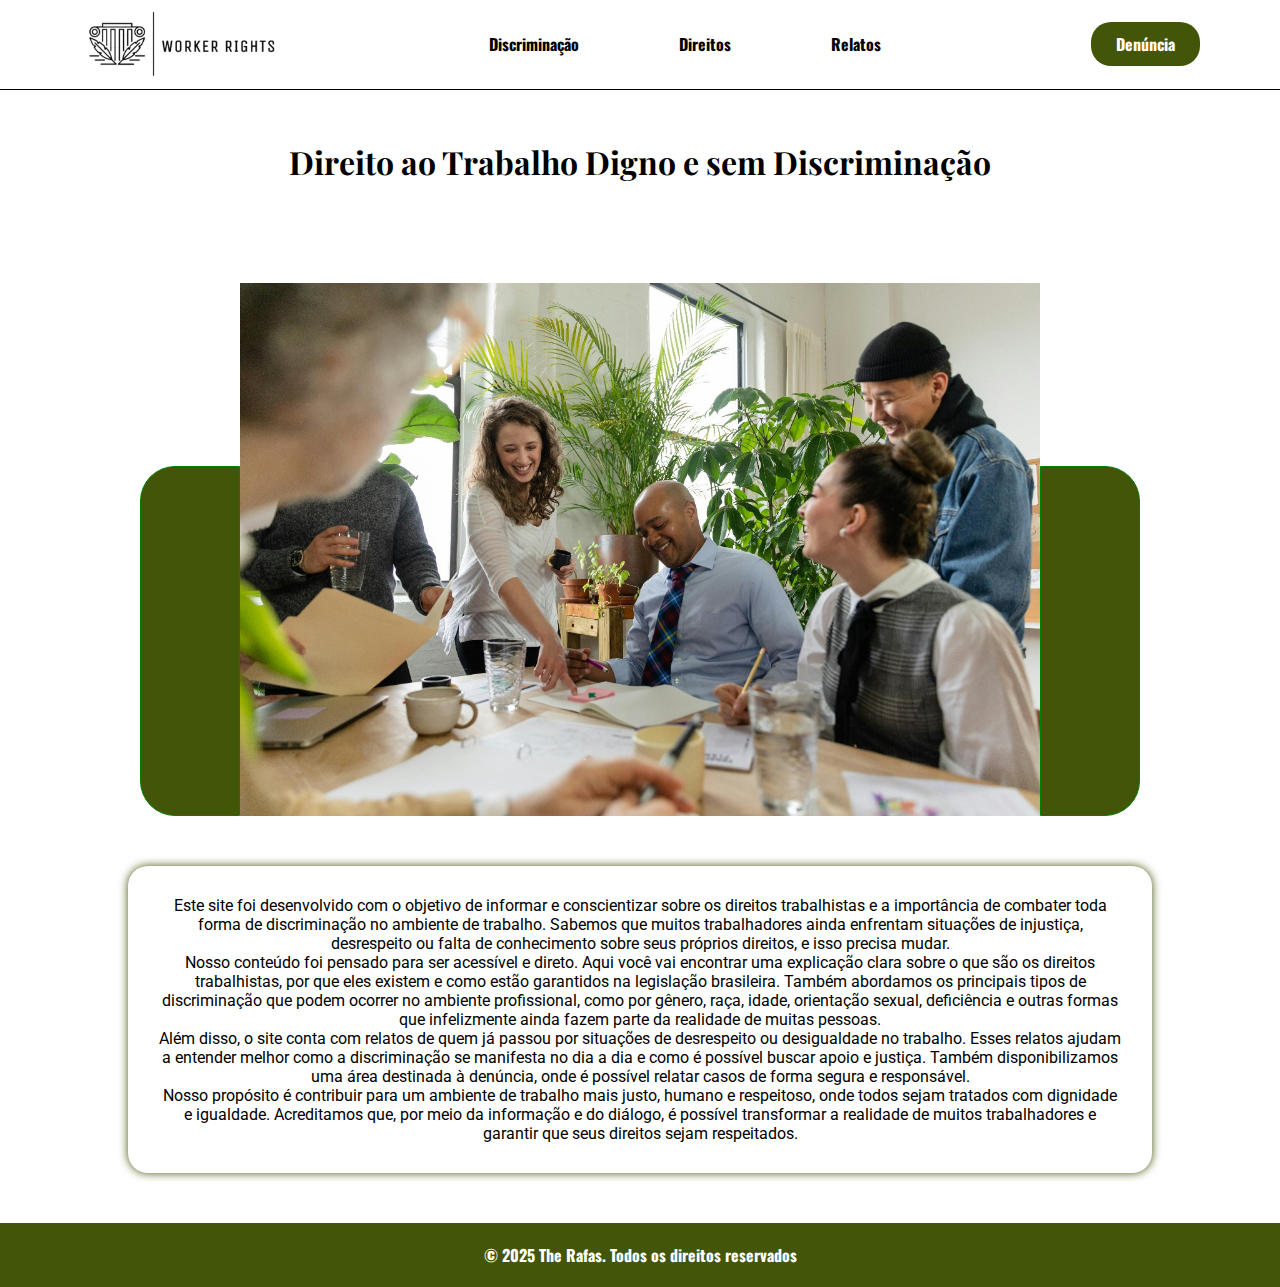
<file: index.html>
<!DOCTYPE html>
<html lang="en">
<head>
    <meta charset="UTF-8">
    <meta name="viewport" content="width=device-width, initial-scale=1.0">
    <title>Document</title>
    <link rel="stylesheet" href="./style/style.css">
    <link rel="preconnect" href="https://fonts.googleapis.com">
    <link rel="preconnect" href="https://fonts.gstatic.com" crossorigin>
    <link href="https://fonts.googleapis.com/css2?family=Oswald:wght@200..700&family=Playfair+Display:ital,wght@0,400..900;1,400..900&family=Roboto:ital,wght@0,100..900;1,100..900&display=swap" rel="stylesheet">
</head>
<body>
    <nav>
        <img src="./assets/logo_worker_rights.png" alt="Logo do site">
        <ul class="btns-center">
            <li><a href="discrimination.html"><b>Discriminação</b></a></li>
            <li><a href="laborlaw.html"><b>Direitos</b></a></li>
            <li><a href="reports.html"><b>Relatos</b></a></li>
        </ul>
        <ul class ="btn-isolado">
            <li id="btn-denuncia"><a href="denunciation.html"><b>Denúncia</b></a></li>
        </ul>
    </nav>
    <main>
        <h1>Direito ao Trabalho Digno e sem Discriminação</h1>
        <div class="tres-blocos-img">
            <div class="bloco-esq"></div>
            <img src="./assets/image-index-workers.jpg" alt="">
            <div class="bloco-dir"></div>
        </div>
        <div class="index-text">
            <p>
                Este site foi desenvolvido com o objetivo de informar e conscientizar sobre os direitos trabalhistas e a importância de combater toda forma de discriminação no ambiente de trabalho. Sabemos que muitos trabalhadores ainda enfrentam situações de injustiça, desrespeito ou falta de conhecimento sobre seus próprios direitos, e isso precisa mudar. <br> Nosso conteúdo foi pensado para ser acessível e direto. Aqui você vai encontrar uma explicação clara sobre o que são os direitos trabalhistas, por que eles existem e como estão garantidos na legislação brasileira. Também abordamos os principais tipos de discriminação que podem ocorrer no ambiente profissional, como por gênero, raça, idade, orientação sexual, deficiência e outras formas que infelizmente ainda fazem parte da realidade de muitas pessoas. <br> Além disso, o site conta com relatos de quem já passou por situações de desrespeito ou desigualdade no trabalho. Esses relatos ajudam a entender melhor como a discriminação se manifesta no dia a dia e como é possível buscar apoio e justiça. Também disponibilizamos uma área destinada à denúncia, onde é possível relatar casos de forma segura e responsável. <br> Nosso propósito é contribuir para um ambiente de trabalho mais justo, humano e respeitoso, onde todos sejam tratados com dignidade e igualdade. Acreditamos que, por meio da informação e do diálogo, é possível transformar a realidade de muitos trabalhadores e garantir que seus direitos sejam respeitados. <br>
            </p>
        </div>
    </main>
    <footer>
        <p><b>&copy; 2025 The Rafas. Todos os direitos reservados</b></p>
    </footer>
</body>
</html>
</file>
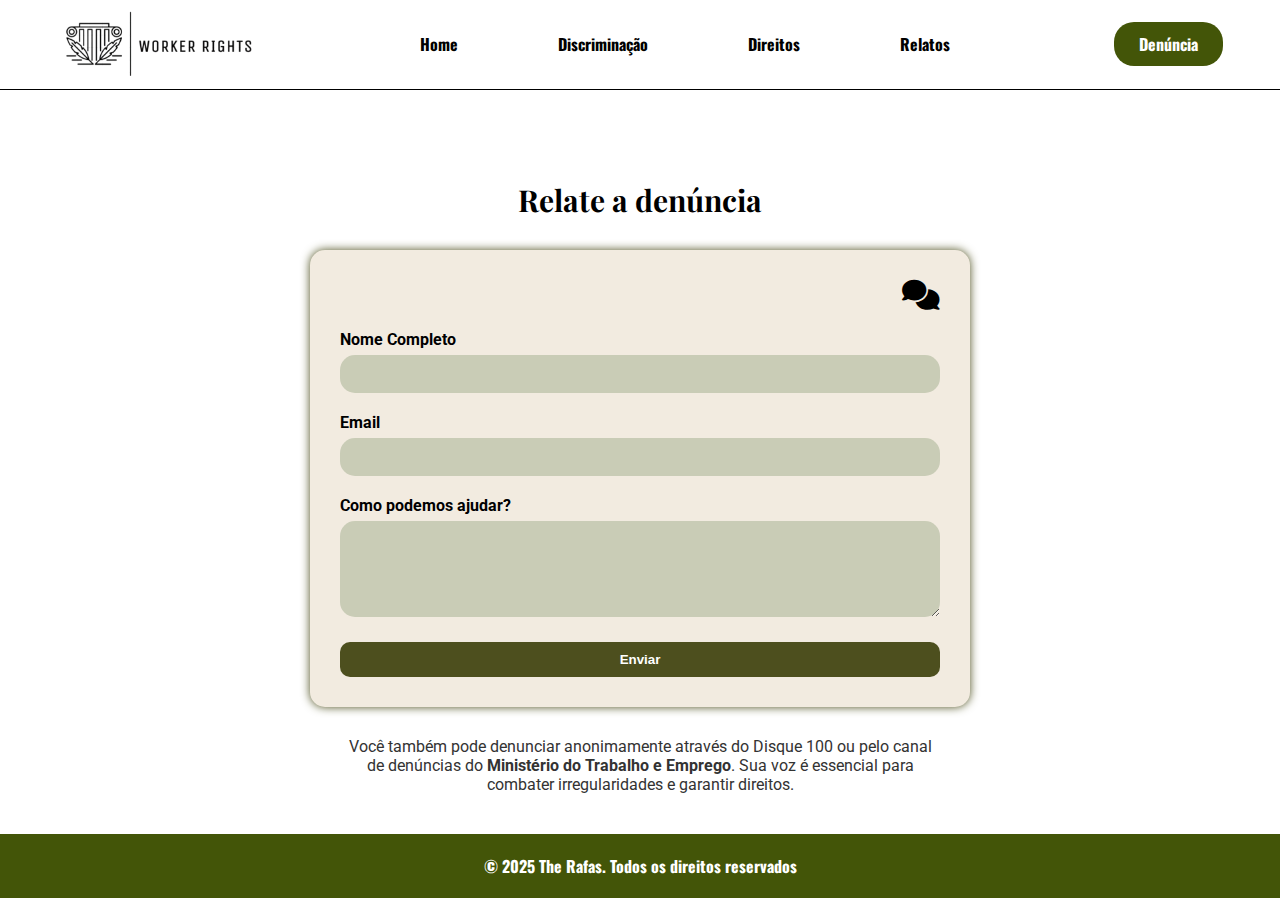
<file: denunciation.html>
<!DOCTYPE html>
<html lang="en">
<head>
    <meta charset="UTF-8">
    <meta name="viewport" content="width=device-width, initial-scale=1.0">
    <title>Denúncia</title>
    <link rel="stylesheet" href="./style/style.css">
    <link rel="preconnect" href="https://fonts.googleapis.com">
    <link rel="stylesheet" href="https://cdnjs.cloudflare.com/ajax/libs/font-awesome/6.5.0/css/all.min.css">
    <link rel="preconnect" href="https://fonts.gstatic.com" crossorigin>
    <link href="https://fonts.googleapis.com/css2?family=Oswald:wght@200..700&family=Playfair+Display:ital,wght@0,400..900;1,400..900&family=Roboto:ital,wght@0,100..900;1,100..900&display=swap" rel="stylesheet">
</head>
<body>
    <nav>
        <img src="./assets/logo_worker_rights.png" alt="Logo do site">
        <ul class="btns-center">
            <li><a href="index.html"><b>Home</b></a></li>
            <li><a href="discrimination.html"><b>Discriminação</b></a></li>
            <li><a href="laborlaw.html"><b>Direitos</b></a></li>
            <li><a href="reports.html"><b>Relatos</b></a></li>
        </ul>
        <ul class ="btn-isolado">
            <li id="btn-denuncia"><a href=""><b>Denúncia</b></a></li>
        </ul>
    </nav>
    <main>
        <div class="form-geral">
            <h1>Relate a denúncia</h1>
            <form class="formulario">
            <i class="fa-solid fa-comments"></i>
            <label for="nome">Nome Completo</label>
            <input type="text" id="nome" name="nome" required />

            <label for="email">Email</label>
            <input type="email" id="email" name="email" required />

            <label for="mensagem">Como podemos ajudar?</label>
            <textarea id="mensagem" name="mensagem" rows="4" required></textarea>

            <button type="submit">Enviar</button>
            </form>
            <p class="mensagem-final">
                Você também pode denunciar anonimamente através do Disque 100 ou pelo canal de denúncias do <strong>Ministério do Trabalho e Emprego</strong>. Sua voz é essencial para combater irregularidades e garantir direitos.
            </p>
        </div>
    </main>
    <footer>
        <p><b>&copy; 2025 The Rafas. Todos os direitos reservados</b></p>
    </footer>
</body>
</html>
</file>
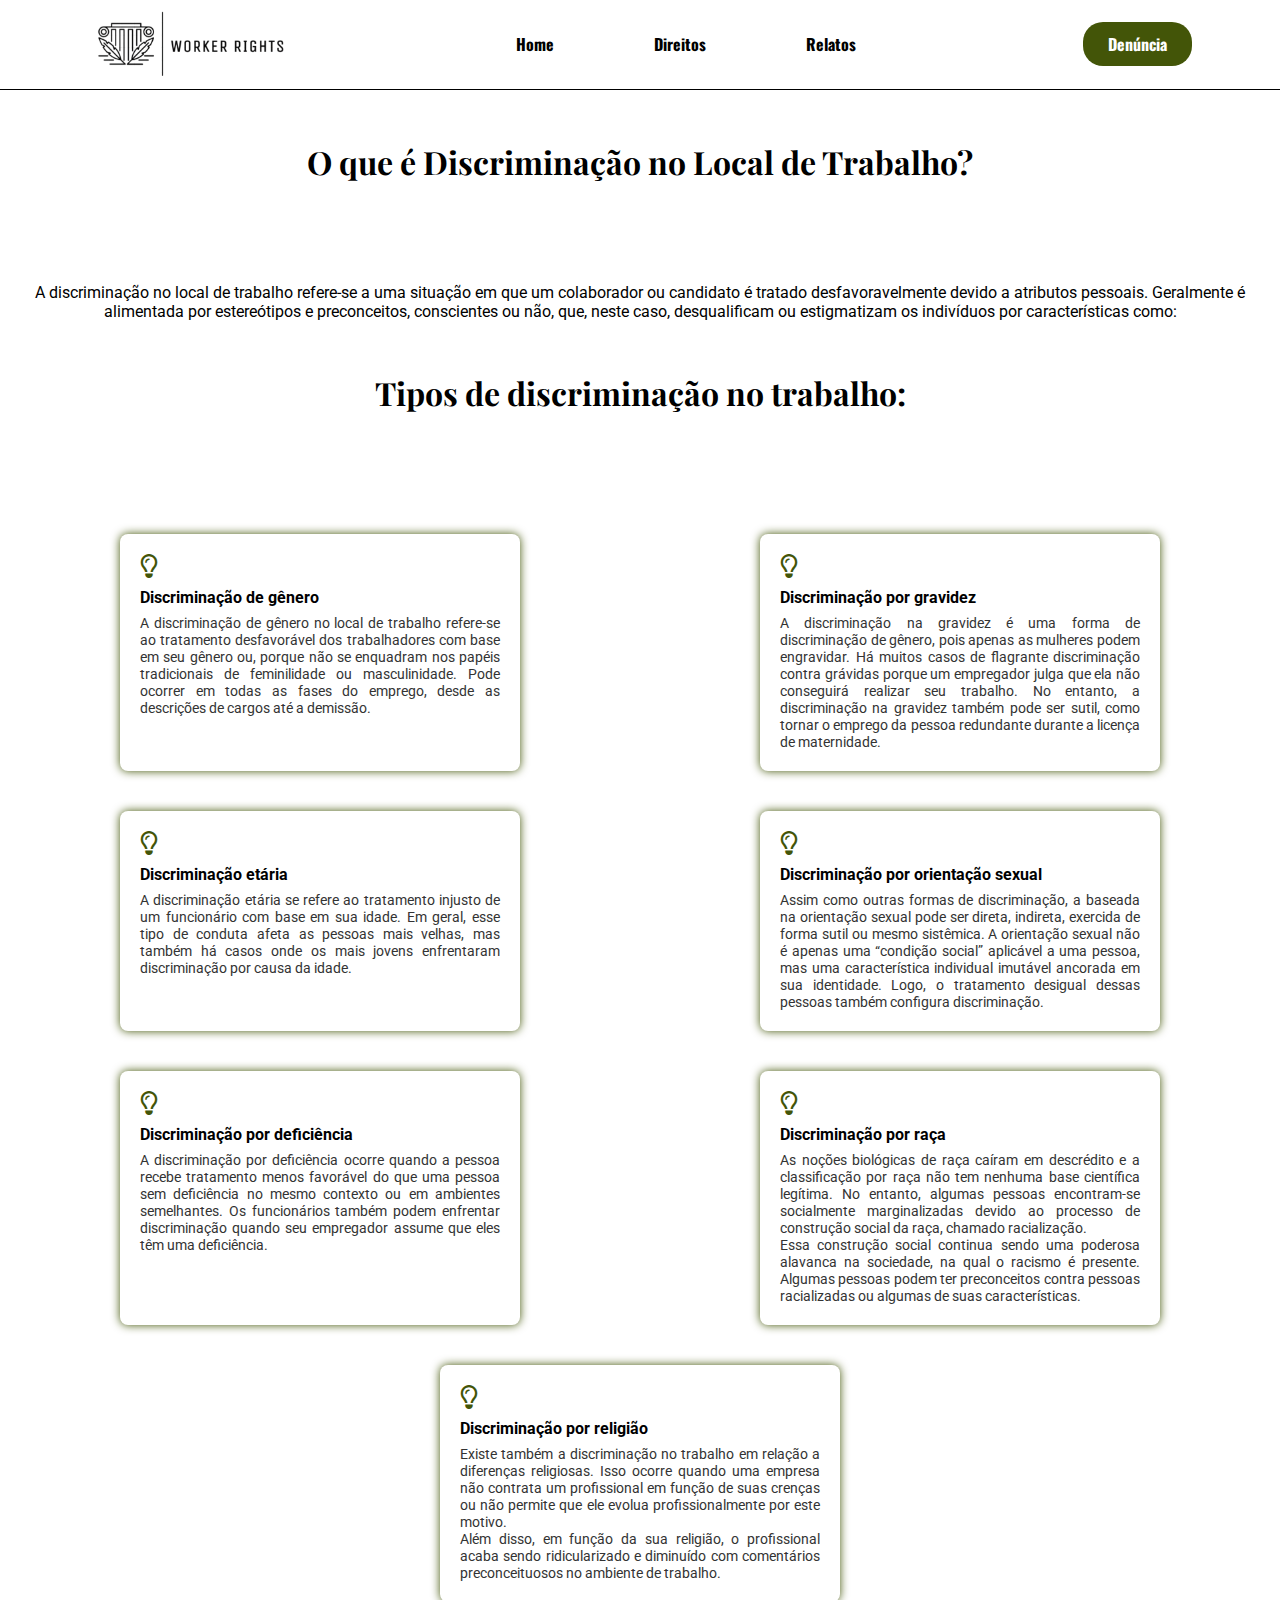
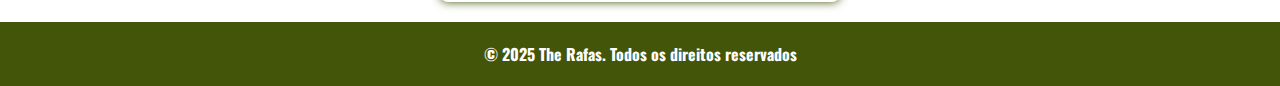
<file: discrimination.html>
<!DOCTYPE html>
<html lang="en">
<head>
    <meta charset="UTF-8">
    <meta name="viewport" content="width=device-width, initial-scale=1.0">
    <title>Discriminação no Trabalho</title>
    <link rel="stylesheet" href="./style/style.css">
    <link rel="stylesheet" href="https://cdnjs.cloudflare.com/ajax/libs/font-awesome/6.5.0/css/all.min.css">
    <link rel="preconnect" href="https://fonts.googleapis.com">
    <link rel="preconnect" href="https://fonts.gstatic.com" crossorigin>
    <link href="https://fonts.googleapis.com/css2?family=Oswald:wght@200..700&family=Playfair+Display:ital,wght@0,400..900;1,400..900&family=Roboto:ital,wght@0,100..900;1,100..900&display=swap" rel="stylesheet">
</head>
<body>
    <nav>
        <img src="./assets/logo_worker_rights.png" alt="Logo do site">
        <ul class="btns-center">
            <li><a href="index.html"><b>Home</b></a></li>
            <li><a href="laborlaw.html"><b>Direitos</b></a></li>
            <li><a href="reports.html"><b>Relatos</b></a></li>
        </ul>
        <ul class ="btn-isolado">
            <li id="btn-denuncia"><a href="denunciation.html"><b>Denúncia</b></a></li>
        </ul>
    </nav>
    <main>
        <h1>O que é Discriminação no Local de Trabalho?</h1>
        <p class="text-discrimination">
            A discriminação no local de trabalho refere-se a uma situação em que um colaborador ou candidato é tratado desfavoravelmente devido a atributos pessoais. 
            Geralmente é alimentada por estereótipos e preconceitos, conscientes ou não, que, neste caso, desqualificam ou estigmatizam os indivíduos por características como:
        </p>
        <h1>Tipos de discriminação no trabalho:</h1>
        <div class="card-container">
            <div class="card">
                <i class="fa-regular fa-lightbulb"></i>
                <h2>Discriminação de gênero</h2>
                <p>A discriminação de gênero no local de trabalho refere-se ao tratamento desfavorável dos trabalhadores com base em seu gênero ou, porque não se enquadram nos papéis tradicionais de feminilidade ou masculinidade. Pode ocorrer em todas as fases do emprego, desde as descrições de cargos até a demissão.</p>
            </div>
            <div class="card">
                <i class="fa-regular fa-lightbulb"></i>
                <h2>Discriminação por gravidez</h2>
                <p>A discriminação na gravidez é uma forma de discriminação de gênero, pois apenas as mulheres podem engravidar. Há muitos casos de flagrante discriminação contra grávidas porque um empregador julga que ela não conseguirá realizar seu trabalho. No entanto, a discriminação na gravidez também pode ser sutil, como tornar o emprego da pessoa redundante durante a licença de maternidade.</p>
            </div>
            <div class="card">
                <i class="fa-regular fa-lightbulb"></i>
                <h2>Discriminação etária</h2>
                <p>A discriminação etária se refere ao tratamento injusto de um funcionário com base em sua idade. Em geral, esse tipo de conduta afeta as pessoas mais velhas, mas também há casos onde os mais jovens enfrentaram discriminação por causa da idade. </p>
            </div>
            <div class="card">
                <i class="fa-regular fa-lightbulb"></i>
                <h2>Discriminação por orientação sexual</h2>
                <p>Assim como outras formas de discriminação, a baseada na orientação sexual pode ser direta, indireta, exercida de forma sutil ou mesmo sistêmica. A orientação sexual não é apenas uma “condição social” aplicável a uma pessoa, mas uma característica individual imutável ancorada em sua identidade. Logo, o tratamento desigual dessas pessoas também configura discriminação.</p>
            </div>
            <div class="card">
                <i class="fa-regular fa-lightbulb"></i>
                <h2>Discriminação por deficiência</h2>
                <p>A discriminação por deficiência ocorre quando a pessoa recebe tratamento menos favorável do que uma pessoa sem deficiência no mesmo contexto ou em ambientes semelhantes. Os funcionários também podem enfrentar discriminação quando seu empregador assume que eles têm uma deficiência. </p>
            </div>
            <div class="card">
                <i class="fa-regular fa-lightbulb"></i>
                <h2>Discriminação por raça</h2>
                <p>As noções biológicas de raça caíram em descrédito e a classificação por raça não tem nenhuma base científica legítima. No entanto, algumas pessoas encontram-se socialmente marginalizadas devido ao processo de construção social da raça, chamado racialização. <br> Essa construção social continua sendo uma poderosa alavanca na sociedade, na qual o racismo é presente. Algumas pessoas podem ter preconceitos contra pessoas racializadas ou algumas de suas características.</p>               
            </div>
            <div class="card">
                <i class="fa-regular fa-lightbulb"></i>
                <h2>Discriminação por religião</h2>
                <p>Existe também a discriminação no trabalho em relação a diferenças religiosas. Isso ocorre quando uma empresa não contrata um profissional em função de suas crenças ou não permite que ele evolua profissionalmente por este motivo. <br>Além disso, em função da sua religião, o profissional acaba sendo ridicularizado e diminuído com comentários preconceituosos no ambiente de trabalho. </p>
            </div>
        </div>    
    </main>


    <footer>
        <p><b>&copy; 2025 The Rafas. Todos os direitos reservados</b></p>
    </footer>
</body>
</html>
</file>
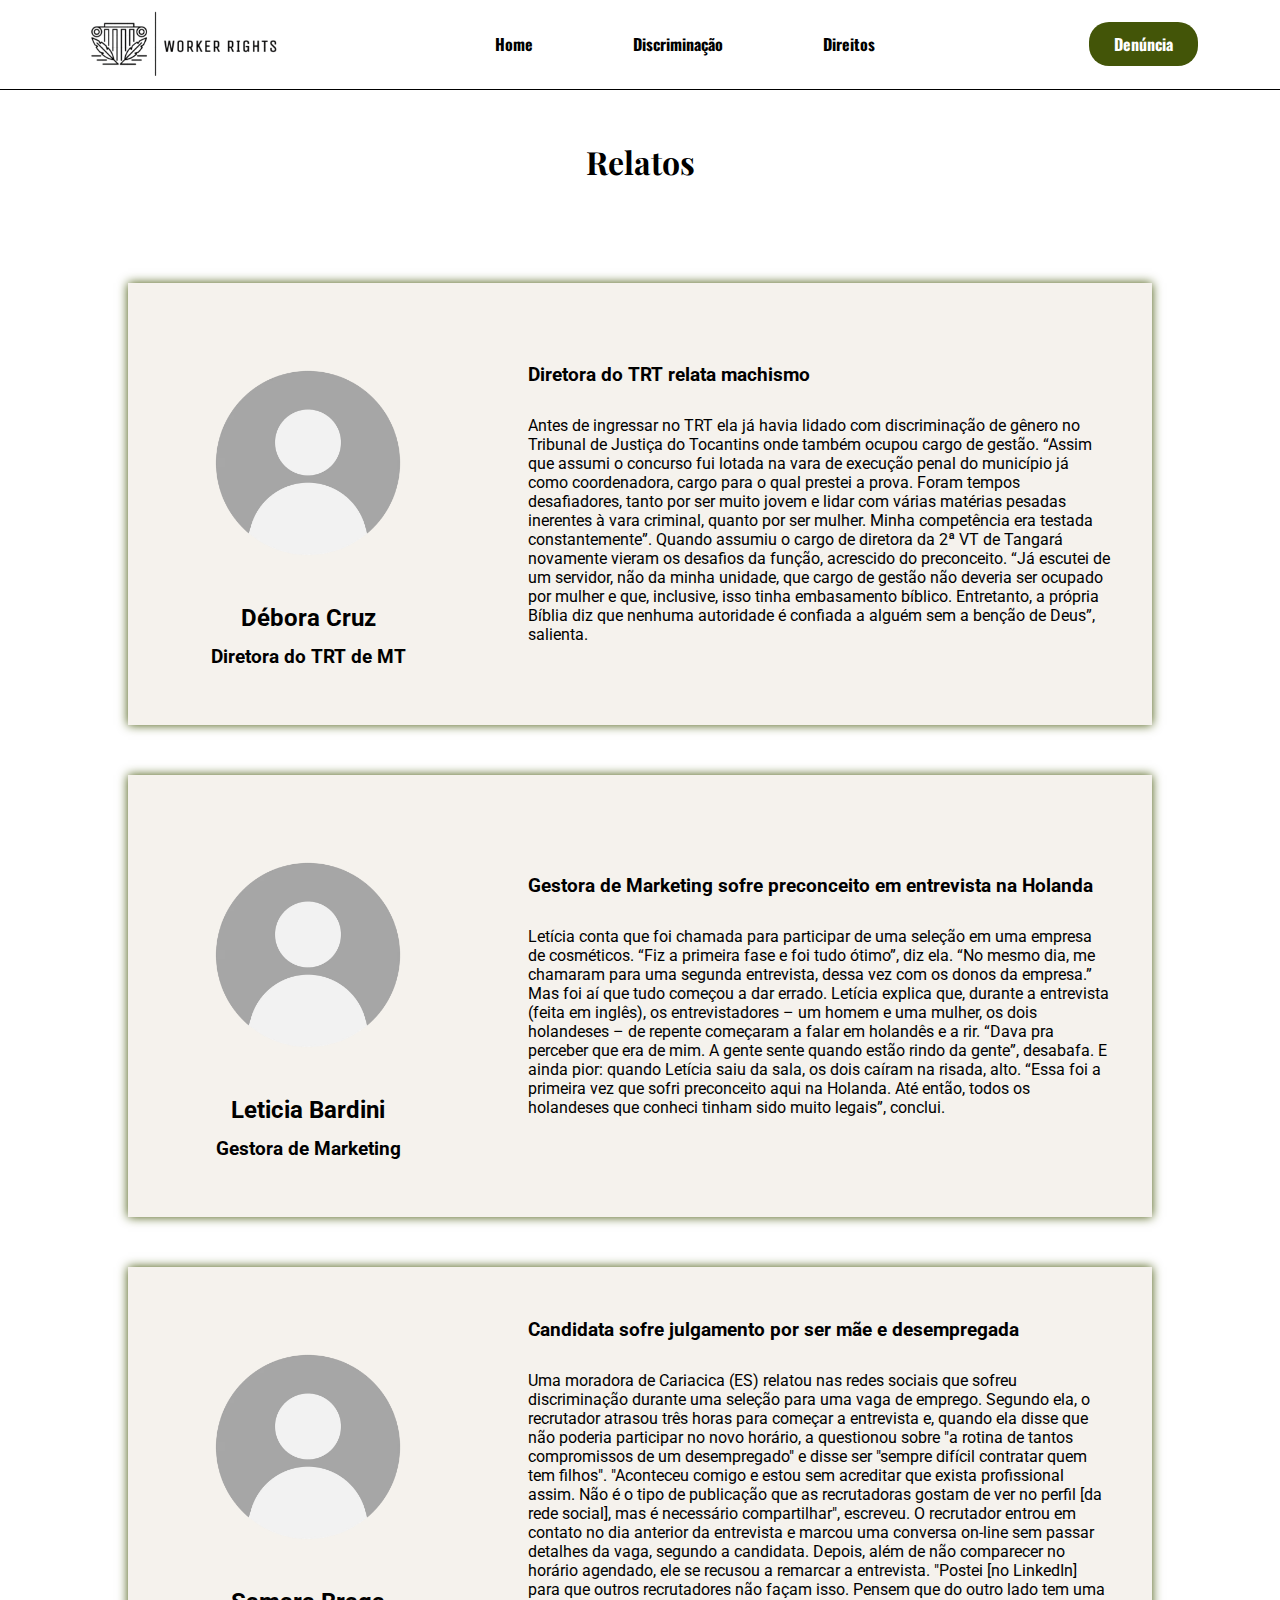
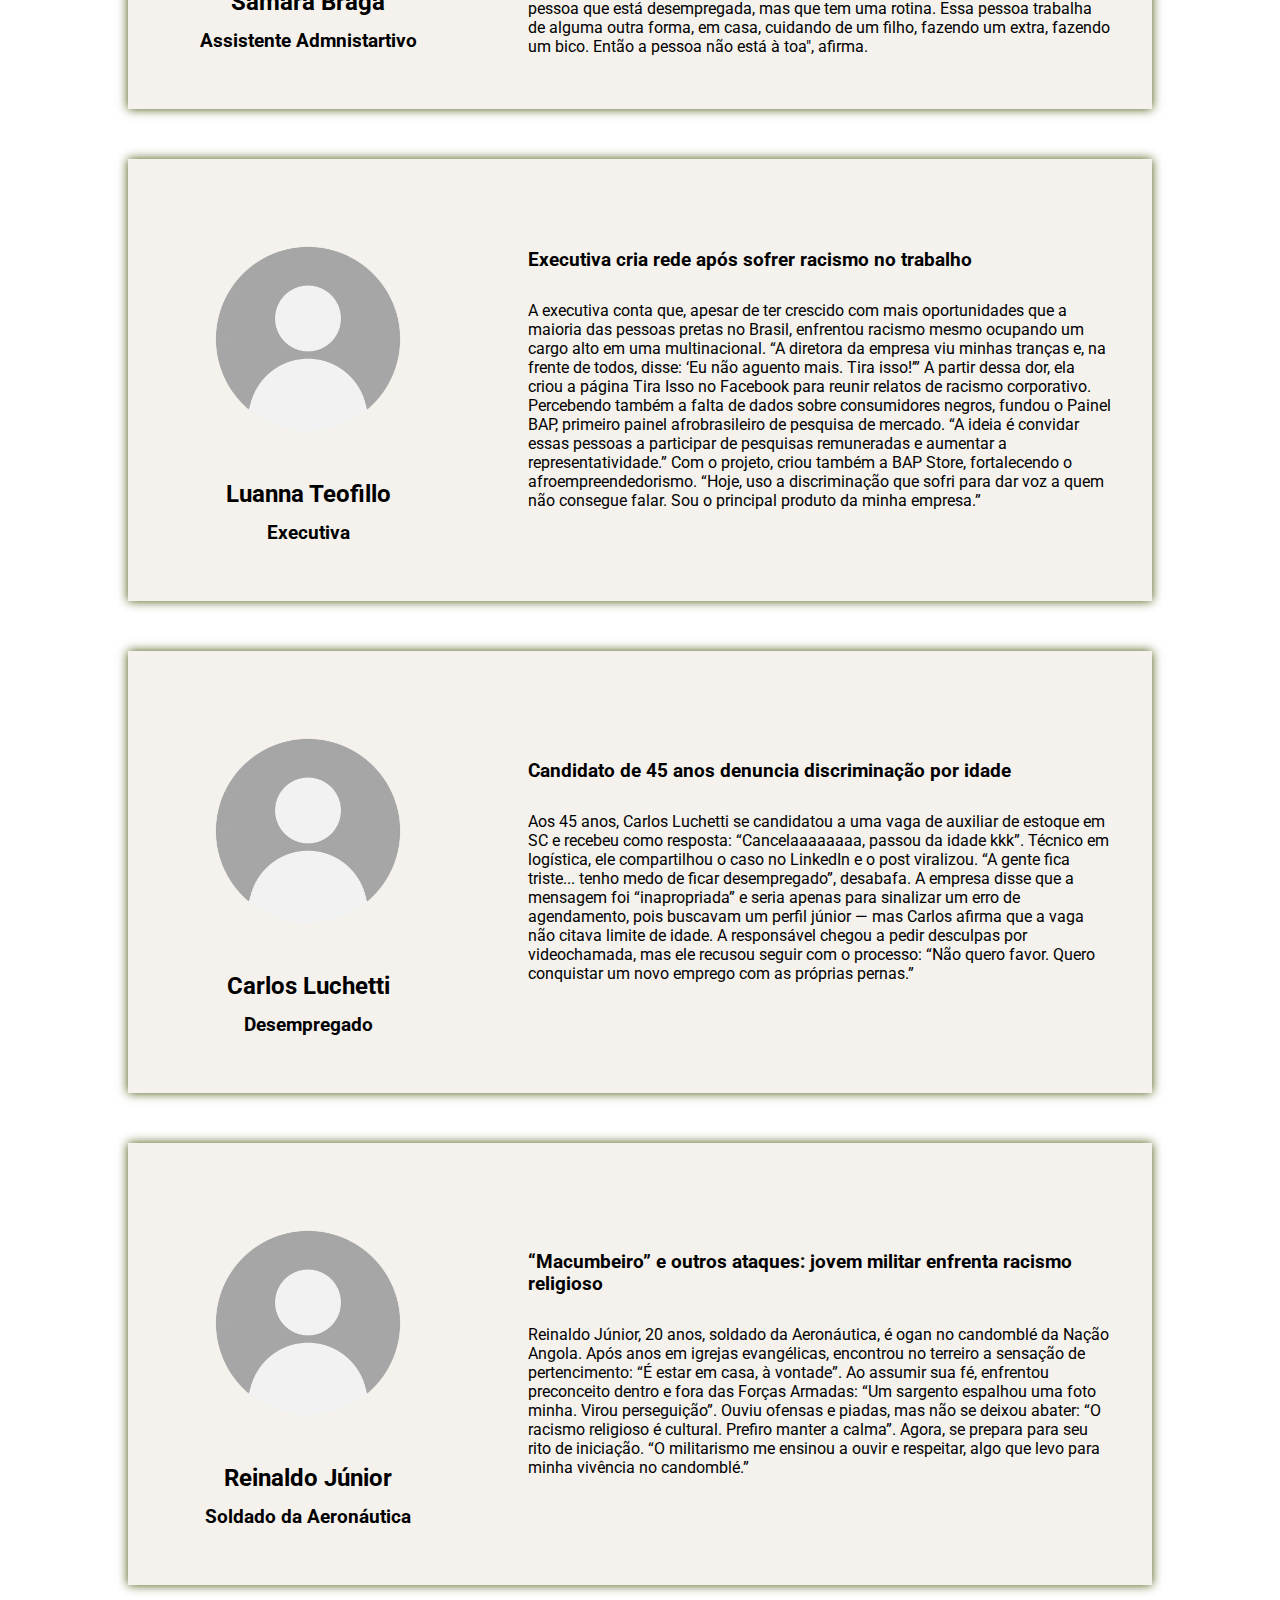
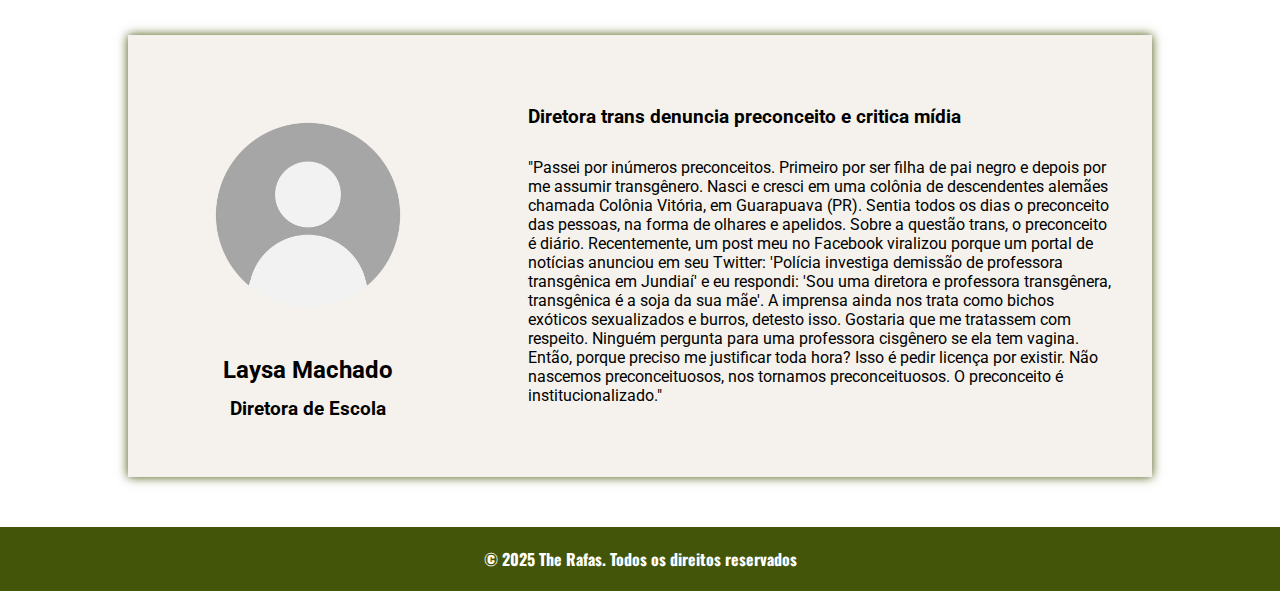
<file: reports.html>
<!DOCTYPE html>
<html lang="en">
<head>
    <meta charset="UTF-8">
    <meta name="viewport" content="width=device-width, initial-scale=1.0">
    <title>Document</title>
    <link rel="stylesheet" href="./style/style.css">
    <link rel="preconnect" href="https://fonts.googleapis.com">
    <link rel="preconnect" href="https://fonts.gstatic.com" crossorigin>
    <link href="https://fonts.googleapis.com/css2?family=Oswald:wght@200..700&family=Playfair+Display:ital,wght@0,400..900;1,400..900&family=Roboto:ital,wght@0,100..900;1,100..900&display=swap" rel="stylesheet">
</head>
<body>
    <nav>
        <img src="./assets/logo_worker_rights.png" alt="Logo do site">
        <ul class="btns-center">
            <li><a href="index.html"><b>Home</b></a></li>
            <li><a href="discrimination.html"><b>Discriminação</b></a></li>
            <li><a href="laborlaw.html"><b>Direitos</b></a></li>
        </ul>
        <ul class ="btn-isolado">
            <li id="btn-denuncia"><a href="denunciation.html"><b>Denúncia</b></a></li>
        </ul>
    </nav>
    <main>
        <h1>Relatos</h1>
        <div class="containers">
            <div class="report-container">
                <div class="info">
                    <div class="img-container"><img src="./assets/perfil-icon.png" alt=""></div>
                    <div class="name"><h2>Débora Cruz</h2></div>
                    <div class="profession"><h3>Diretora do TRT de MT</h3></div>
                </div>
                <div class="report-text">
                    <div class="report-title"><h3>Diretora do TRT relata machismo</h3></div>
                    <div class="report-p"><p>Antes de ingressar no TRT ela já havia lidado com discriminação de gênero no Tribunal de Justiça do Tocantins onde também ocupou cargo de gestão. “Assim que assumi o concurso fui lotada na vara de execução penal do município já como coordenadora, cargo para o qual prestei a prova. Foram tempos desafiadores, tanto por ser muito jovem e lidar com várias matérias pesadas inerentes à vara criminal, quanto por ser mulher. Minha competência era testada constantemente”. Quando assumiu o cargo de diretora da 2ª VT de Tangará novamente vieram os desafios da função, acrescido do preconceito. “Já escutei de um servidor, não da minha unidade, que cargo de gestão não deveria ser ocupado por mulher e que, inclusive, isso tinha embasamento bíblico. Entretanto, a própria Bíblia diz que nenhuma autoridade é confiada a alguém sem a benção de Deus”, salienta.</p></div>
                </div>
            </div>
           <div class="report-container">
                <div class="info">
                    <div class="img-container"><img src="./assets/perfil-icon.png" alt=""></div>
                    <div class="name"><h2>Leticia Bardini</h2></div>
                    <div class="profession"><h3>Gestora de Marketing</h3></div>
                </div>
                <div class="report-text">
                    <div class="report-title"><h3>Gestora de Marketing sofre preconceito em entrevista na Holanda</h3></div>
                    <div class="report-p"><p>Letícia conta que foi chamada para participar de uma seleção em uma empresa de cosméticos. “Fiz a primeira fase e foi tudo ótimo”, diz ela. “No mesmo dia, me chamaram para uma segunda entrevista, dessa vez com os donos da empresa.” Mas foi aí que tudo começou a dar errado. Letícia explica que, durante a entrevista (feita em inglês), os entrevistadores – um homem e uma mulher, os dois holandeses – de repente começaram a falar em holandês e a rir. “Dava pra perceber que era de mim. A gente sente quando estão rindo da gente”, desabafa. E ainda pior: quando Letícia saiu da sala, os dois caíram na risada, alto. “Essa foi a primeira vez que sofri preconceito aqui na Holanda. Até então, todos os holandeses que conheci tinham sido muito legais”, conclui.</p></div>
                </div>
            </div>
           <div class="report-container">
                <div class="info">
                    <div class="img-container"><img src="./assets/perfil-icon.png" alt=""></div>
                    <div class="name"><h2>Samara Braga</h2></div>
                    <div class="profession"><h3>Assistente Admnistartivo</h3></div>
                </div>
                <div class="report-text">
                    <div class="report-title"><h3>Candidata sofre julgamento por ser mãe e desempregada</h3></div>
                    <div class="report-p"><p>Uma moradora de Cariacica (ES) relatou nas redes sociais que sofreu discriminação durante uma seleção para uma vaga de emprego. Segundo ela, o recrutador atrasou três horas para começar a entrevista e, quando ela disse que não poderia participar no novo horário, a questionou sobre "a rotina de tantos compromissos de um desempregado" e disse ser "sempre difícil contratar quem tem filhos". "Aconteceu comigo e estou sem acreditar que exista profissional assim. Não é o tipo de publicação que as recrutadoras gostam de ver no perfil [da rede social], mas é necessário compartilhar", escreveu. O recrutador entrou em contato no dia anterior da entrevista e marcou uma conversa on-line sem passar detalhes da vaga, segundo a candidata. Depois, além de não comparecer no horário agendado, ele se recusou a remarcar a entrevista. "Postei [no LinkedIn] para que outros recrutadores não façam isso. Pensem que do outro lado tem uma pessoa que está desempregada, mas que tem uma rotina. Essa pessoa trabalha de alguma outra forma, em casa, cuidando de um filho, fazendo um extra, fazendo um bico. Então a pessoa não está à toa", afirma.</p></div>
                </div>
            </div>
           <div class="report-container">
                <div class="info">
                    <div class="img-container"><img src="./assets/perfil-icon.png" alt=""></div>
                    <div class="name"><h2>Luanna Teofillo</h2></div>
                    <div class="profession"><h3>Executiva</h3></div>
                </div>
                <div class="report-text">
                    <div class="report-title"><h3>Executiva cria rede após sofrer racismo no trabalho</h3></div>
                    <div class="report-p"><p>A executiva conta que, apesar de ter crescido com mais oportunidades que a maioria das pessoas pretas no Brasil, enfrentou racismo mesmo ocupando um cargo alto em uma multinacional. “A diretora da empresa viu minhas tranças e, na frente de todos, disse: ‘Eu não aguento mais. Tira isso!’” A partir dessa dor, ela criou a página Tira Isso no Facebook para reunir relatos de racismo corporativo. Percebendo também a falta de dados sobre consumidores negros, fundou o Painel BAP, primeiro painel afrobrasileiro de pesquisa de mercado. “A ideia é convidar essas pessoas a participar de pesquisas remuneradas e aumentar a representatividade.” Com o projeto, criou também a BAP Store, fortalecendo o afroempreendedorismo. “Hoje, uso a discriminação que sofri para dar voz a quem não consegue falar. Sou o principal produto da minha empresa.” </p></div>
                </div>
            </div>
           <div class="report-container">
                <div class="info">
                    <div class="img-container"><img src="./assets/perfil-icon.png" alt=""></div>
                    <div class="name"><h2>Carlos Luchetti</h2></div>
                    <div class="profession"><h3>Desempregado</h3></div>
                </div>
                <div class="report-text">
                    <div class="report-title"><h3>Candidato de 45 anos denuncia discriminação por idade</h3></div>
                    <div class="report-p"><p>Aos 45 anos, Carlos Luchetti se candidatou a uma vaga de auxiliar de estoque em SC e recebeu como resposta: “Cancelaaaaaaaa, passou da idade kkk”. Técnico em logística, ele compartilhou o caso no LinkedIn e o post viralizou. “A gente fica triste... tenho medo de ficar desempregado”, desabafa. A empresa disse que a mensagem foi “inapropriada” e seria apenas para sinalizar um erro de agendamento, pois buscavam um perfil júnior — mas Carlos afirma que a vaga não citava limite de idade. A responsável chegou a pedir desculpas por videochamada, mas ele recusou seguir com o processo: “Não quero favor. Quero conquistar um novo emprego com as próprias pernas.”</p></div>
                </div>
            </div>
           <div class="report-container">
                <div class="info">
                    <div class="img-container"><img src="./assets/perfil-icon.png" alt=""></div>
                    <div class="name"><h2>Reinaldo Júnior</h2></div>
                    <div class="profession"><h3>Soldado da Aeronáutica</h3></div>
                </div>
                <div class="report-text">
                    <div class="report-title"><h3>“Macumbeiro” e outros ataques: jovem militar enfrenta racismo religioso</h3></div>
                    <div class="report-p"><p>Reinaldo Júnior, 20 anos, soldado da Aeronáutica, é ogan no candomblé da Nação Angola. Após anos em igrejas evangélicas, encontrou no terreiro a sensação de pertencimento: “É estar em casa, à vontade”. Ao assumir sua fé, enfrentou preconceito dentro e fora das Forças Armadas: “Um sargento espalhou uma foto minha. Virou perseguição”. Ouviu ofensas e piadas, mas não se deixou abater: “O racismo religioso é cultural. Prefiro manter a calma”. Agora, se prepara para seu rito de iniciação. “O militarismo me ensinou a ouvir e respeitar, algo que levo para minha vivência no candomblé.”</p></div>
                </div>
            </div>
           <div class="report-container">
                <div class="info">
                    <div class="img-container"><img src="./assets/perfil-icon.png" alt=""></div>
                    <div class="name"><h2>Laysa Machado</h2></div>
                    <div class="profession"><h3>Diretora de Escola</h3></div>
                </div>
                <div class="report-text">
                    <div class="report-title"><h3>Diretora trans denuncia preconceito e critica mídia</h3></div>
                    <div class="report-p"><p>"Passei por inúmeros preconceitos. Primeiro por ser filha de pai negro e depois por me assumir transgênero. Nasci e cresci em uma colônia de descendentes alemães chamada Colônia Vitória, em Guarapuava (PR). Sentia todos os dias o preconceito das pessoas, na forma de olhares e apelidos. Sobre a questão trans, o preconceito é diário. Recentemente, um post meu no Facebook viralizou porque um portal de notícias anunciou em seu Twitter: 'Polícia investiga demissão de professora transgênica em Jundiaí' e eu respondi: 'Sou uma diretora e professora transgênera, transgênica é a soja da sua mãe'. A imprensa ainda nos trata como bichos exóticos sexualizados e burros, detesto isso. Gostaria que me tratassem com respeito. Ninguém pergunta para uma professora cisgênero se ela tem vagina. Então, porque preciso me justificar toda hora? Isso é pedir licença por existir. Não nascemos preconceituosos, nos tornamos preconceituosos. O preconceito é institucionalizado."</p></div>
                </div>
            </div>
        </div>
    </main>
    <footer>
        <p><b>&copy; 2025 The Rafas. Todos os direitos reservados</b></p>
    </footer>
</body>
</html>
</file>
<file: style/style.css>
* {
  padding: 0;
  margin: 0;
  box-sizing: border-box;
}

/* Home/Index */

body {
  font-family: "Roboto", sans-serif;
}

p {
  font-family: "Roboto", sans-serif;
  text-align: center;
}

nav {
  display: flex;
  flex-direction: row;
  border-bottom: 1px solid black;
  justify-content: space-around;
}

nav img {
  width: 200px;
  padding-bottom: 5px;
  left: 0;
}

.btns-center {
  display: flex;
  flex-direction: row;
  align-self: center;
  list-style: none;
  font-family: "Oswald", sans-serif;
}

.btns-center li a {
  color: black;
  text-decoration: none;
  padding-left: 50px;
  padding-right: 50px;
}

.btn-isolado {
  justify-content: flex-end;
  list-style: none;
  align-self: center;
  font-family: "Oswald", sans-serif;
  padding: 10px 25px;
  background-color: #435508;
  border-radius: 20px;
}

.btn-isolado a {
  color: white;
  text-decoration: none;
}

h1 {
  font-family: "Playfair Display", serif;
  text-align: center;
  margin: 20px;
  margin-top: 50px;
  margin-bottom: 100px;
}

.tres-blocos-img {
  display: flex;
  flex-direction: row;
  justify-content: center;
}

.tres-blocos-img img {
  display: flex;
  flex-direction: row;
  align-items: center;
  width: 800px;
}

.bloco-esq,
.bloco-dir {
  border: 1px solid green;
  width: 100px;
  height: 350px;
  align-self: flex-end;
  background-color: #435508;
}

.bloco-esq {
  border-bottom-left-radius: 35px;
  border-top-left-radius: 35px;
}

.bloco-dir {
  border-bottom-right-radius: 35px;
  border-top-right-radius: 35px;
}

.index-text {
  margin-left: auto;
  margin-right: auto;
  border-radius: 20px;
  box-shadow: 0 0 10px #435508;
  width: 80%;
  padding: 30px;
  margin-bottom: 50px;
  margin-top: 50px;
}

footer {
  padding: 20px;
  background-color: #435508;
}

footer p {
  color: white;
  font-family: Oswald;
  text-align: center;
}

.card-container {
  display: flex;
  justify-content: center;
  flex-wrap: wrap;
  justify-content: space-around;
}

.card{
    width: 400px;
    border-radius: 8px;
    background-color: #fff;
    text-align: center;
    box-shadow: 0 0 10px #435508;
    margin: 20px;
    padding: 20px; 
}

.card:hover{
  transform: scale(1.03);
}

.card h2 {
  font-size: 1rem;
  margin-bottom: 0.5rem;
  text-align: left;
}

.card p {
  font-size: 0.9rem;
  color: #333;
  text-align: justify;
}

.card i {
  display: block;
  text-align: left;
  margin-bottom: 10px;
  font-size: 24px;
  color: #435508;
}

.form-geral {
  max-width: 700px;
  margin: 0 auto;
  /*centraliza horizontalmente na página */
  padding: 40px 20px;
  /*add um espaço interno (top/baixo 40px, lados 20px)*/
  font-family: Arial, sans-serif;
}


.formulario {
  background-color: #f2ebe0;
  padding: 30px;
  border-radius: 15px;
  box-shadow: 0 0 10px #4d4f1e;
  display: flex;
  flex-direction: column;
}

.formulario label {
  font-family: "Roboto", sans-serif;
  font-weight: bold;
  display: block;
  margin-bottom: 6px;
  margin-top: 20px;
}

.formulario input,
.formulario textarea {
  width: 100%;
  padding: 10px 15px;
  border: none;
  background-color: #c9ccb6;
  border-radius: 15px;
  font-size: 16px;
}

.formulario button {
  margin-top: 25px;
  padding: 10px 20px;
  background-color: #4d4f1e;
  color: white;
  border: none;
  border-radius: 10px;
  cursor: pointer;
  font-weight: bold;
  transition: background-color 0.3s ease;
  /*mudança suave da cor d background */
}

.formulario button:hover {
  background-color: #3b3d17;
  transform: scale(1.03);
}

.form-geral h1 {
  font-size: 30px;
  margin-bottom: 30px;
  font-family: "Playfair Display", serif;
}

.formulario i {
  font-size: 30px;
  display: flex;
  justify-content: flex-end;
}

.mensagem-final {
  text-align: center;
  margin-top: 30px;
  font-size: 16px;
  color: #333;
  max-width: 600px;
  margin-left: auto;
  margin-right: auto;
  font-family: "roboto", serif;
}

/* Relatos */

.report-container {
  display: flex;
  flex-direction: row;
  margin: 50px;
  width: 80%;
  margin-left: auto;
  margin-right: auto;
  background-color: #f5f2ed;
  height: auto;
  box-shadow: 0 0 10px #435508;
}

.report-container:hover {
  transform: scale(1.03);
}

.img-container img {
  width: 200px;
  margin: 30px;
}

.info {
  padding: 50px;
}

.name,
.profession {
  padding: 7px;
  text-align: center;
}

.report-text {
  padding: 40px;
  display: flex;
  flex-direction: column;
  align-self: center;
  text-align: left;
}

.report-title {
  display: flex;
  align-items: center;
  margin-bottom: 30px;
  display: flex;
  align-items: center;
}

.report-p p {
  text-align: left;
}

.card-container-2 {
  display: flex;
  flex-direction: column;
  align-items: center;
  margin: 50px auto;
  width: 100%;
}

.card-2 {
  width: 600px;
  border-radius: 8px;
  background-color: #fff;
  text-align: center;
  box-shadow: 0 0 10px #435508;
  margin: 20px 0;
  padding: 30px;
  height: auto;
  transition: transform 0.3s ease;
}

.card-2:hover {
  transform: scale(1.03);
}

.card-2 h2 {
  font-size: 1rem;
  margin-bottom: 0.5rem;
  text-align: left;
}

.card-2 p {
  font-size: 0.9rem;
  color: #333;
  text-align: justify;
}

.card-2 i {
  display: block;
  text-align: left;
  margin-bottom: 10px;
  font-size: 24px;
  color: #435508;
}

.imagem-direita {
  width: 600px;
  margin: 0 auto 40px auto;
  margin-top: 40px;
  display: block;
  border-radius: 20px;
  box-shadow: 0 0 10px rgba(0,0,0,0.1);
}

 /* MediaQueries */

/* Index */

@media(max-width:1050px) {
  .tres-blocos-img img {
    width: 500px;
  }

  .bloco-esq,
  .bloco-dir {
    width: 70px;
    height: 215px;
  }


  nav img {
    width: 120px;
    padding-bottom: 5px;
    left: 0;
  }

  .btns-center li a {
    padding-left: 28px;
    padding-right: 28px;
    font-size: 14px;
  }

  .btn-isolado {
    padding: 7px 12px;
  }

  .btn-isolado a {
    font-size: 14px;
  }
}

@media(max-width: 690px) {

  h1 {
    font-size: 28px;
  }
  
  
  .tres-blocos-img img {
    width: 300px;
  }

  .bloco-esq,
  .bloco-dir {
    width: 50px;
    height: 130px;
  }


  nav img {
    width: 100px;
    padding-bottom: 4px;
    left: 0;
  }

  .btns-center li a {
    padding-left: 8px;
    padding-right: 8px;
    font-size: 12px;
  }

  .btn-isolado {
    padding: 6px 9px;
  }

  .btn-isolado a {
    font-size: 12px;
  }

  /* Página de Direitos */

  .card-2,
  .imagem-direita {
    width: 90%;
  }

  main p {
    width: 85%;
    font-size: 18px;
    margin-left: auto;
    margin-right: auto;
  }

  footer {
    padding: 10px;
  }
  
  footer p {
    font-size: 12px;
  }

}

@media(max-width: 430px) {
  .tres-blocos-img img {
    width: 270px;
  }

  .bloco-esq,
  .bloco-dir {
    width: 40px;
    height: 120px;
  }
}

/* Reports */

@media(max-width: 1170px) {
  .report-container {
    flex-wrap: wrap;
  }

  .info, 
  .report-title{
    margin-left: auto;
    margin-right: auto;
    padding-bottom: 0px;
    padding-top: 0px;
  }
}

@media(max-width: 700px) {
  .img-container img {
    display: flex;
    align-self: center;
    width: 150px;
  }

  .report-container h2, h3 {
    font-size: 20px;
  }

  .report-container p {
    font-size: 12px;
  }

  .report-text p {
    width: 100%;
  }
}

/* LaborLaw */
</file>
